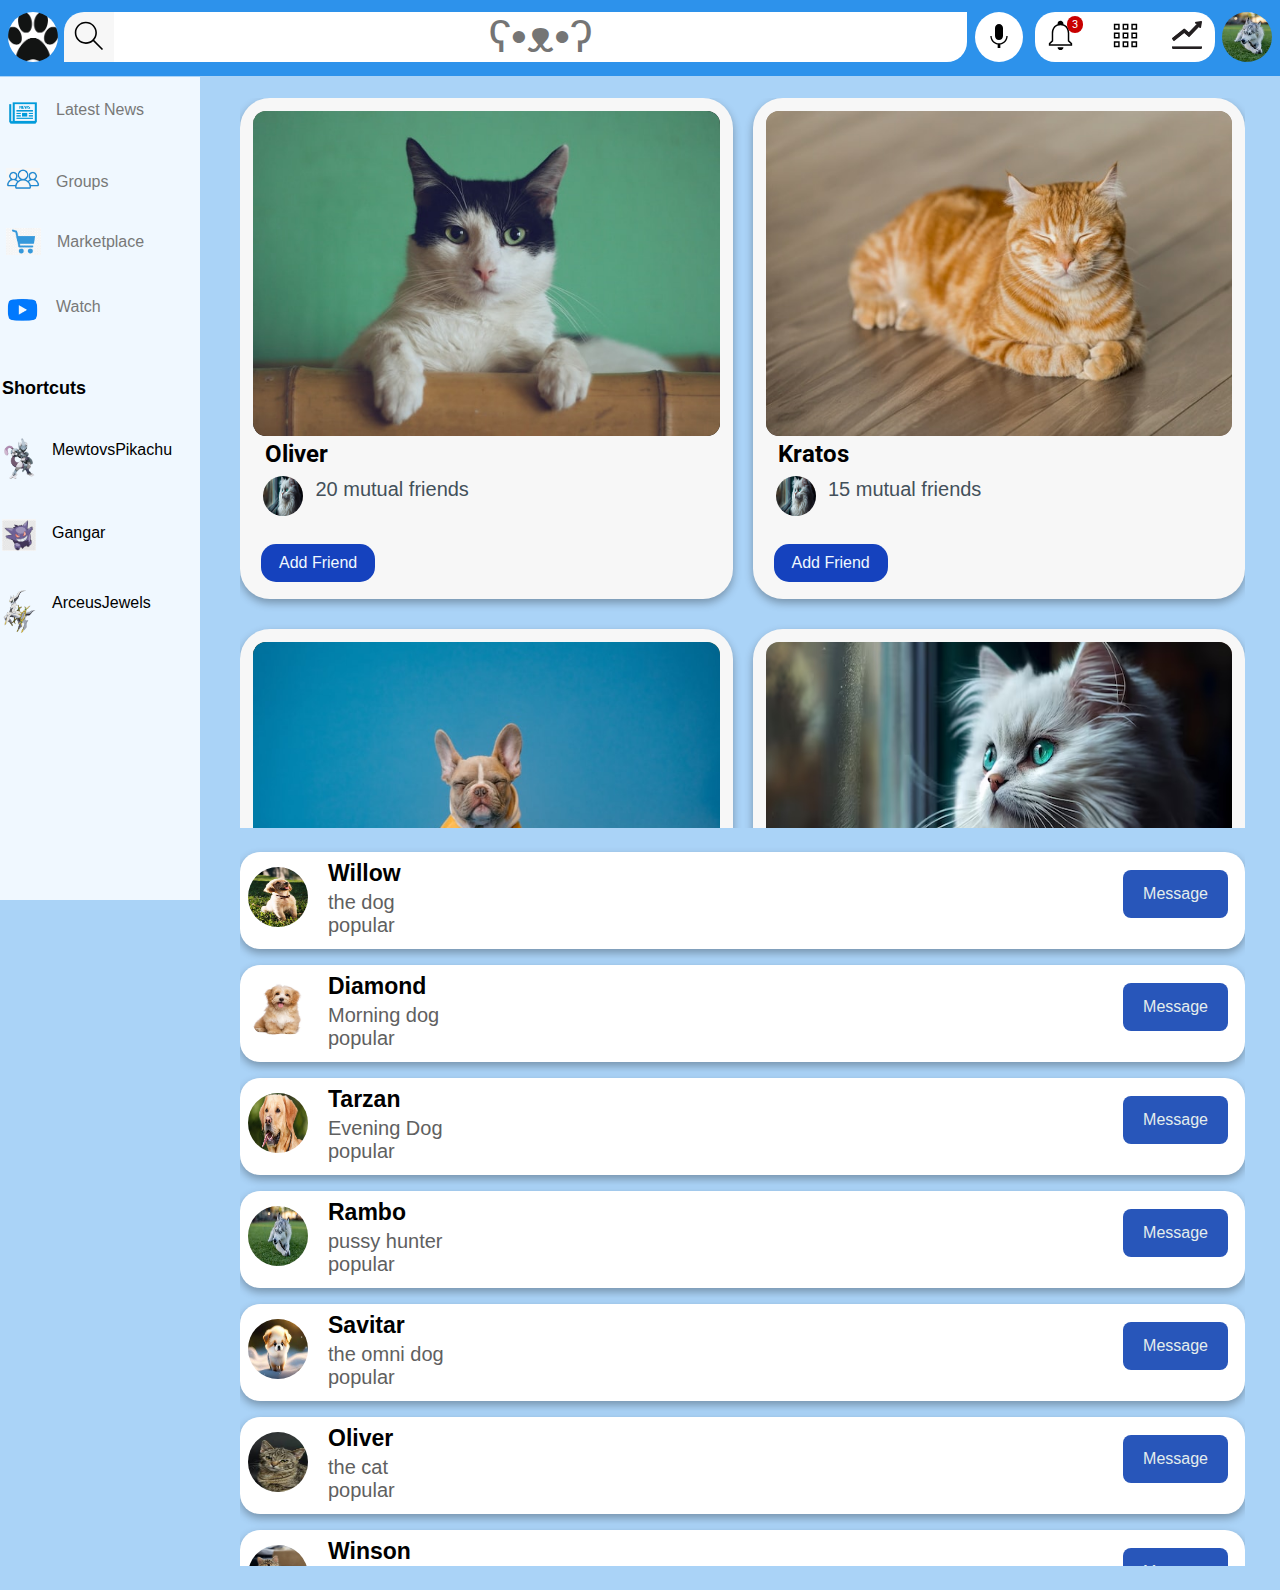
<file: index.html>
<!DOCTYPE html>
<html>
<head>
    <meta charset="UTF-8">
    <meta name="viewport" content="width=device-width, initial-scale=1.0">
    <meta name="description" content="A school project">
    <meta name="keywords" content="keyword1, keyword2, keyword3">
    <title>Olivia</title>
    <link rel="preconnect" href="https://fonts.googleapis.com">
    <link rel="preconnect" href="https://fonts.gstatic.com" crossorigin>
    <link href="https://fonts.googleapis.com/css2?family=Roboto:wght@400;500;700&display=swap" rel="stylesheet">
    <link rel="icon" href="gettyimages-174555549_wide-879ec9126c5e11a8e428aed5939c88be297f15b7-s1400-c100.jpg" type="image/x-icon"/>
    <link rel="stylesheet" href="olivia.css">
</head>
<body class="bodyci">
    <div class="header">
        <div class="leftsection">
        </div>
        <div class="middlesection">
            <button class="searchbutton">
                <img src="search.svg" class="sebt">
            </button>
            <input placeholder="ʕ•ᴥ•ʔ" type="Message" class="search">
            <button class="mikebutton">
                <img src="voice-search-icon.svg" class="vbt">
            </button>
        </div>
        <div class="rightsection">
            <div class="noti">
                <img src="notifications (1).svg" >
                <div class="notinumber">3</div>
                <div class="container">
                    <div class="inbox-label">ALL NOTIFICATIONS</div>
                    <div class="email">
                      <div class="sender-picture-container">
                        <img class="sender-picture" src="cat.jpg">
                      </div>
                      <div class="email-content">
                        <div class="email-header">
                          <div class="sender-name">Fluffy</div>
                          <div class="send-time">4:58 PM</div>
                        </div>
                        <div class="subject">
                          Are You Free?
                        </div>
                        <div class="message">
                       writing to tell you about our...
                        </div>
                      </div>
                    </div>
                    <div class="email">
                        <div class="sender-picture-container">
                          <img class="sender-picture" src="dog.jpg">
                        </div>
                        <div class="email-content">
                          <div class="email-header">
                            <div class="sender-name">Duffy</div>
                            <div class="send-time">5:00 PM</div>
                          </div>
                          <div class="subject">
                           Mom's Birthday is coming
                          </div>
                          <div class="message">
                            Cheeky  our moms birthday...
                          </div>
                        </div>
                      </div>
                      <div class="email">
                        <div class="sender-picture-container">
                          <img class="sender-picture" src="cat2.jpg">
                        </div>
                        <div class="email-content">
                          <div class="email-header">
                            <div class="sender-name">Cluffy</div>
                            <div class="send-time">8:00 PM</div>
                          </div>
                          <div class="subject">
                           Baby When Are You Coming?
                          </div>
                          <div class="message">
                            when you come can you bring....
                          </div>
                        </div>
                      </div>
                </div>
            </div>
            <div class="reels">
                <img src="youtube-apps.svg">
                <div class="appsa">
                <div class="appsa-header">
                    APPS
                </div>
                <div>
                <img src="Screenshot_2024-02-15_025828-removebg-preview.png" class="imageta">
                <img src="Screenshot_2024-02-15_025828-removebg-preview (1).png" class="imagetal">
                </div>
                </div>
            </div>
            <div class="trend">
                <img src="trend-icon-sign-symbol-design-free-png.webp" class="trending">
                <div class="trending-section">
                    <div class="trendingheader">
                        TRENDS
                    </div>
                    <div class="trendingbody">
                        <div class="trendingtweet">
                            <div class="numt">
                                1&#183;Trending
                            </div>
                            <div class="hastag">
                                #petsrights
                            </div>
                            <div class="nump">
                                101k posts
                            </div>
                        </div>
                        <div class="trendingtweet">
                            <div class="numt">
                                2&#183;Trending
                            </div>
                            <div class="hastag">
                                #pedigree
                            </div>
                            <div class="nump">
                                91k posts
                            </div>
                        </div>
                        <div class="trendingtweet">
                            <div class="numt">
                                3&#183;Trending
                            </div>
                            <div class="hastag">
                                #catvsdog
                            </div>
                            <div class="nump">
                                30k posts
                            </div>
                        </div>
                    </div>
                </div>
            </div>
        </div>
        <div class="last">
        </div>
    </div>
    <div class="sidebar">
        <div class="sidebarubody">
            <div class="sidebarup">
                <div class="imageos">
                    <img src="image-removebg-preview (14).png" class="newspaper">
                </div>
                <div class="bodyos">
                   Latest News
                </div>
            </div>
            <div class="sidebarup">
                <div class="imageos">
                    <img src="390-3900455_transparent-team-icon-png-blue-team-icon-png.png" class="newspaper">
                </div>
                <div class="bodyos">
                  Groups
                </div>
            </div>
            <div class="sidebarup">
                <div class="imageos">
                    <img src="9df8295ca34a15eeeaebc40f9ac0f67b.png" class="cart">  
                </div>
                <div class="bodyos">
                   Marketplace
                </div>
            </div>
            <div class="sidebarup">
                <div class="imageos">
                    <img src="png-transparent-television-computer-icons-symbol-tv-miscellaneous-television-blue-thumbnail-removebg-preview.png" class="television">
                </div>
                <div class="bodyos">
                   Watch
                </div>
            </div>
        </div>
        <div class="sidebarlbody">
            <div class="sidebarlh">
                Shortcuts
            </div>
            <div class="sidebarlb">
                <div class="sidebarup">
                    <div class="imageos">
                        <img src="mewtwo-pokemon-character-mecha-pokemon-removebg-preview.png" class="television">
                    </div>
                    <div class="codyos">
                        MewtovsPikachu
                    </div>
                </div>
                <div class="sidebarup">
                    <div class="imageos">
                        <img src="cb87f16d5dcf7c0fcf8b6b8c9ccf8f14.jpg" class="television">
                    </div>
                    <div class="codyos">
                        Gangar
                    </div>
                </div>
                <div class="sidebarup">
                    <div class="imageos">
                        <img src="image-removebg-preview (15).png" class="television">    
                    </div>
                    <div class="codyos">
                        ArceusJewels
                    </div>
                </div>                
            </div>
        </div>
    </div>
    <div class="video-grid">
        <div class="peter">
                <div class="division1">
                    <div class="imageola">
                        <img src="cat.jpg" class="mars">
                    </div>
                    <div class="bodeola">
                        <div class="mini">
                            <p class="t1">Oliver</p>
                            <div class="thumb1">
                                <img src="cute-domestic-kitten-sits-window-staring-outside-generative-ai_188544-12519.avif"
                                     class="thumb">
                            </div>
                            <div class="bod">
                                <p class="t2">20 mutual friends</p>
                            </div>
                        </div>
                        <div class="button">
                            <button class="t3">Add Friend</button>
                        </div>
                    </div>
                </div>
                <div class="division1">
                    <div class="ima">
                    <img src="cat2.jpg" class="mars">
                    </div>
                    <div class="bodeola">
                        <div class="mini">
                            <p class="t1">Kratos</p>
                            <div class="thumb1">
                                <img src="cute-domestic-kitten-sits-window-staring-outside-generative-ai_188544-12519.avif"
                                     class="thumb">
                            </div>
                            <div class="bod">
                                <p class="t2">15 mutual friends</p>
                            </div>
                        </div>
                        <div class="button">
                            <button class="t3">Add Friend</button>
                        </div>
                    </div>
                </div>
                <div class="division1">
                    <div class="irawa">
                        <img src="dog.jpg" class="mars">
                    </div>
                    <div class="bodeola">
                        <div class="mini">
                            <p class="t1">Golden</p>
                            <div class="thumb1">
                                <img src="cute-domestic-kitten-sits-window-staring-outside-generative-ai_188544-12519.avif"
                                     class="thumb">
                            </div>
                            <div class="bod">
                                <p class="t2">18 mutual friends</p>
                            </div>
                        </div>
                        <div class="button">
                            <button class="t3">Add Friend</button>
                        </div>
                    </div>
                </div>
                <div class="division1">
                    <div class="itawa">
                    <img src="cute-domestic-kitten-sits-window-staring-outside-generative-ai_188544-12519.avif" class="mars">
                    </div>
                    <div class="bodeola">
                        <div class="mini">
                            <p class="t1">Rocky</p>
                            <div class="thumb1">
                                <img src="cute-domestic-kitten-sits-window-staring-outside-generative-ai_188544-12519.avif"
                                     class="thumb">
                            </div>
                            <div class="bod">
                                <p class="t2">10 mutual friends</p>
                            </div>
                        </div>
                        <div class="button">
                            <button class="t3">Add Friend</button>
                        </div>
                    </div>
                </div>
                <div class="division1">
                    <div class="image"> 
                        <img src="gettyimages-174555549_wide-879ec9126c5e11a8e428aed5939c88be297f15b7-s1400-c100.jpg" class="mars">
                    </div>
                    <div class="bodeola">
                        <div class="mini">
                            <p class="t1">Draken</p>
                            <div class="thumb1">
                                <img src="cute-domestic-kitten-sits-window-staring-outside-generative-ai_188544-12519.avif"
                                     class="thumb">
                            </div>
                            <div class="bod">
                                <p class="t2">12 mutual friends</p>
                            </div>
                        </div>
                        <div class="button">
                            <button class="t3">Add Friend</button>
                        </div>
                    </div>
                </div>
                <div class="division1">
                    <div class="itanaga">
                    <img src="close-up-portrait-beautiful-cat_23-2149214419.avif" class="mars">
                    </div>
                    <div class="bodeola">
                        <div class="mini">
                            <p class="t1">Quilt</p>
                            <div class="thumb1">
                                <img src="cute-domestic-kitten-sits-window-staring-outside-generative-ai_188544-12519.avif"
                                     class="thumb">
                            </div>
                            <div class="bod">
                                <p class="t2">2 mutual friends</p>
                            </div>
                        </div>
                        <div class="button">
                            <button class="t3">Add Friend</button>
                        </div>
                    </div>
                </div>
        </div>
        <div class="peterchan">
            <div class="part4">
                <div class="row">
                    <div class="profile">
                        <img src="shallow-focus-vertical-shot-cute-golden-retriever-puppy-sitting-grass-ground_181624-27259.avif"
                             class="profile-cat">
                    </div>
                    <div class="body">
                        <p class="t4">Willow</p>
                        <p class="t5">the dog</p>
                        <p class="t6">popular</p>
                    </div>
                    <div class="button2">
                        <button class="Message">Message</button>
                    </div>
                </div>
                <div class="row">
                    <div class="profile">
                        <img src="beautiful-happy-reddish-havanese-puppy-dog-sitting-frontal-looking-camera-isolated-white-background-46868560.webp"
                             class="profile-cat">
                    </div>
                    <div class="body">
                        <p class="t4">Diamond</p>
                        <p class="t5">Morning dog</p>
                        <p class="t6">popular</p>
                    </div>
                    <div class="button2">
                        <button class="Message">Message</button>
                    </div>
                </div>
                <div class="row">
                    <div class="profile">
                        <img src="international_dog_day_1692974397743_1692974414085.avif" class="profile-cat">
                    </div>
                    <div class="body">
                        <p class="t4">Tarzan</p>
                        <p class="t5">Evening Dog</p>
                        <p class="t6">popular</p>
                    </div>
                    <div class="button2">
                        <button class="Message">Message</button>
                    </div>
                </div>
                <div class="row">
                    <div class="profile">
                        <img src="images (1).jpg" class="profile-cat">
                    </div>
                    <div class="body">
                        <p class="t4">Rambo</p>
                        <p class="t5">pussy hunter</p>
                        <p class="t6">popular</p>
                    </div>
                    <div class="button2">
                        <button class="Message">Message</button>
                    </div>
                </div>
                <div class="row">
                    <div class="profile">
                        <img src="download2.jpg" class="profile-cat">
                    </div>
                    <div class="body">
                        <p class="t4">Savitar</p>
                        <p class="t5">the omni dog</p>
                        <p class="t6">popular</p>
                    </div>
                    <div class="button2">
                        <button class="Message">Message</button>
                    </div>
                </div>
                <div class="row">
                    <div class="profile">
                        <img src="images.jpg" class="profile-cat">
                    </div>
                    <div class="body">
                        <p class="t4">Oliver</p>
                        <p class="t5">the cat</p>
                        <p class="t6">popular</p>
                    </div>
                    <div class="button2">
                        <button class="Message">Message</button>
                    </div>
                </div>
                <div class="row">
                    <div class="profile">
                        <img src="photo-1574144611937-0df059b5ef3e.avif" class="profile-cat">
                    </div>
                    <div class="body">
                        <p class="t4">Winson</p>
                        <p class="t5">Morning cat</p>
                        <p class="t6">popular</p>
                    </div>
                    <div class="button2">
                        <button class="Message">Message</button>
                    </div>
                </div>
                <div class="row">
                    <div class="profile">
                        <img src="close-up-portrait-beautiful-cat_23-2149214419.avif" class="profile-cat">
                    </div>
                    <div class="body">
                        <p class="t4">Quill</p>
                        <p class="t5">Evening cat</p>
                        <p class="t6">popular</p>
                    </div>
                    <div class="button2">
                        <button class="Message">Message</button>
                    </div>
                </div>
                <div class="row">
                    <div class="profile">
                        <img src="lock-325910.jpg" class="profile-cat">
                    </div>
                    <div class="body">
                        <p class="t4">Rodrique</p>
                        <p class="t5">cat pussy</p>
                        <p class="t6">popular</p>
                    </div>
                    <div class="button2">
                        <button class="Message">Message</button>
                    </div>
                </div>
                <div class="row">
                    <div class="profile">
                        <img src="asdaer.jpg" class="profile-cat">
                    </div>
                    <div class="body">
                        <p class="t4">Quinton</p>
                        <p class="t5">troop pussy</p>
                        <p class="t6">popular</p>
                    </div>
                    <div class="button2">
                        <button class="Message">Message</button>
                    </div>
                </div>
                <div class="row">
                    <div class="profile">
                        <img src="dog.jpg" class="profile-cat">
                    </div>
                    <div class="body">
                        <p class="t4">Daniel</p>
                        <p class="t5">Star Player</p>
                        <p class="t6">popular</p>
                    </div>
                    <div class="button2">
                        <button class="Message">Message</button>
                    </div>
                </div>
                <div class="row">
                    <div class="profile">
                        <img src="cat2.jpg" class="profile-cat">
                    </div>
                    <div class="body">
                        <p class="t4">Ariel</p>
                        <p class="t5">pussy</p>
                        <p class="t6">popular</p>
                    </div>
                    <div class="button2">
                        <button class="Message">Message</button>
                    </div>
                </div>
                <div class="row">
                    <div class="profile">
                        <img src="cat.jpg" class="profile-cat">
                    </div>
                    <div class="body">
                        <p class="t4">Wilder</p>
                        <p class="t5">Boby</p>
                        <p class="t6">popular</p>
                    </div>
                    <div class="button2">
                        <button class="Message">Message</button>
                    </div>
                </div>
            </div>
        </div>
    </div>
</body>
</html>
</file>
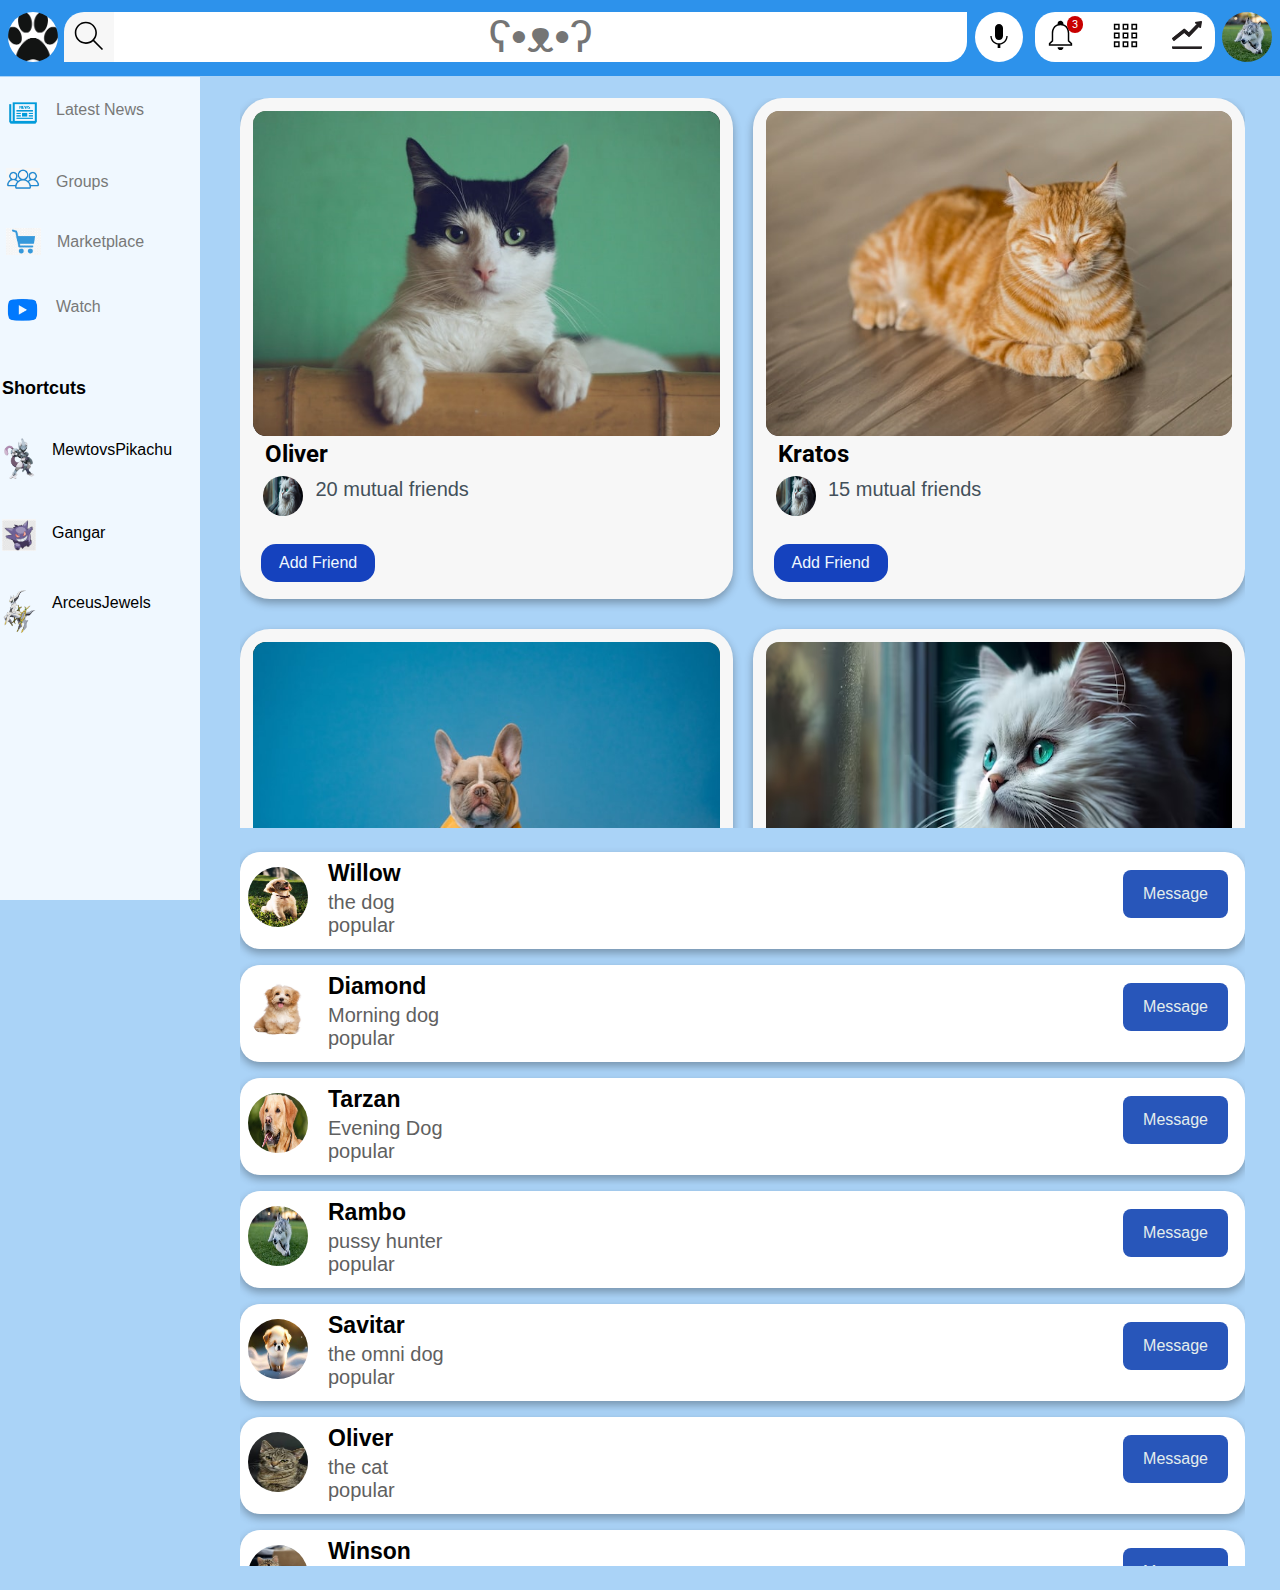
<file: olivia.html>
<!DOCTYPE html>
<html>
<head>
    <meta charset="UTF-8">
    <meta name="viewport" content="width=device-width, initial-scale=1.0">
    <meta name="description" content="Your website description goes here.">
    <meta name="keywords" content="keyword1, keyword2, keyword3">
    <title>Olivia</title>
    <link rel="preconnect" href="https://fonts.googleapis.com">
    <link rel="preconnect" href="https://fonts.gstatic.com" crossorigin>
    <link href="https://fonts.googleapis.com/css2?family=Roboto:wght@400;500;700&display=swap" rel="stylesheet">
    <link rel="icon" href="gettyimages-174555549_wide-879ec9126c5e11a8e428aed5939c88be297f15b7-s1400-c100.jpg" type="image/x-icon"/>
    <link rel="stylesheet" href="olivia.css">
</head>
<body class="bodyci">
    <div class="header">
        <div class="leftsection">
        </div>
        <div class="middlesection">
            <button class="searchbutton">
                <img src="search.svg" class="sebt">
            </button>
            <input placeholder="ʕ•ᴥ•ʔ" type="Message" class="search">
            <button class="mikebutton">
                <img src="voice-search-icon.svg" class="vbt">
            </button>
        </div>
        <div class="rightsection">
            <div class="noti">
                <img src="notifications (1).svg" >
                <div class="notinumber">3</div>
                <div class="container">
                    <div class="inbox-label">ALL NOTIFICATIONS</div>
                    <div class="email">
                      <div class="sender-picture-container">
                        <img class="sender-picture" src="cat.jpg">
                      </div>
                      <div class="email-content">
                        <div class="email-header">
                          <div class="sender-name">Fluffy</div>
                          <div class="send-time">4:58 PM</div>
                        </div>
                        <div class="subject">
                          Are You Free?
                        </div>
                        <div class="message">
                       writing to tell you about our...
                        </div>
                      </div>
                    </div>
                    <div class="email">
                        <div class="sender-picture-container">
                          <img class="sender-picture" src="dog.jpg">
                        </div>
                        <div class="email-content">
                          <div class="email-header">
                            <div class="sender-name">Duffy</div>
                            <div class="send-time">5:00 PM</div>
                          </div>
                          <div class="subject">
                           Mom's Birthday is coming
                          </div>
                          <div class="message">
                            Cheeky  our moms birthday...
                          </div>
                        </div>
                      </div>
                      <div class="email">
                        <div class="sender-picture-container">
                          <img class="sender-picture" src="cat2.jpg">
                        </div>
                        <div class="email-content">
                          <div class="email-header">
                            <div class="sender-name">Cluffy</div>
                            <div class="send-time">8:00 PM</div>
                          </div>
                          <div class="subject">
                           Baby When Are You Coming?
                          </div>
                          <div class="message">
                            when you come can you bring....
                          </div>
                        </div>
                      </div>
                </div>
            </div>
            <div class="reels">
                <img src="youtube-apps.svg">
                <div class="appsa">
                <div class="appsa-header">
                    APPS
                </div>
                <div>
                <img src="Screenshot_2024-02-15_025828-removebg-preview.png" class="imageta">
                <img src="Screenshot_2024-02-15_025828-removebg-preview (1).png" class="imagetal">
                </div>
                </div>
            </div>
            <div class="trend">
                <img src="trend-icon-sign-symbol-design-free-png.webp" class="trending">
                <div class="trending-section">
                    <div class="trendingheader">
                        TRENDS
                    </div>
                    <div class="trendingbody">
                        <div class="trendingtweet">
                            <div class="numt">
                                1&#183;Trending
                            </div>
                            <div class="hastag">
                                #petsrights
                            </div>
                            <div class="nump">
                                101k posts
                            </div>
                        </div>
                        <div class="trendingtweet">
                            <div class="numt">
                                2&#183;Trending
                            </div>
                            <div class="hastag">
                                #pedigree
                            </div>
                            <div class="nump">
                                91k posts
                            </div>
                        </div>
                        <div class="trendingtweet">
                            <div class="numt">
                                3&#183;Trending
                            </div>
                            <div class="hastag">
                                #catvsdog
                            </div>
                            <div class="nump">
                                30k posts
                            </div>
                        </div>
                    </div>
                </div>
            </div>
        </div>
        <div class="last">
        </div>
    </div>
    <div class="sidebar">
        <div class="sidebarubody">
            <div class="sidebarup">
                <div class="imageos">
                    <img src="image-removebg-preview (14).png" class="newspaper">
                </div>
                <div class="bodyos">
                   Latest News
                </div>
            </div>
            <div class="sidebarup">
                <div class="imageos">
                    <img src="390-3900455_transparent-team-icon-png-blue-team-icon-png.png" class="newspaper">
                </div>
                <div class="bodyos">
                  Groups
                </div>
            </div>
            <div class="sidebarup">
                <div class="imageos">
                    <img src="9df8295ca34a15eeeaebc40f9ac0f67b.png" class="cart">  
                </div>
                <div class="bodyos">
                   Marketplace
                </div>
            </div>
            <div class="sidebarup">
                <div class="imageos">
                    <img src="png-transparent-television-computer-icons-symbol-tv-miscellaneous-television-blue-thumbnail-removebg-preview.png" class="television">
                </div>
                <div class="bodyos">
                   Watch
                </div>
            </div>
        </div>
        <div class="sidebarlbody">
            <div class="sidebarlh">
                Shortcuts
            </div>
            <div class="sidebarlb">
                <div class="sidebarup">
                    <div class="imageos">
                        <img src="mewtwo-pokemon-character-mecha-pokemon-removebg-preview.png" class="television">
                    </div>
                    <div class="codyos">
                        MewtovsPikachu
                    </div>
                </div>
                <div class="sidebarup">
                    <div class="imageos">
                        <img src="cb87f16d5dcf7c0fcf8b6b8c9ccf8f14.jpg" class="television">
                    </div>
                    <div class="codyos">
                        Gangar
                    </div>
                </div>
                <div class="sidebarup">
                    <div class="imageos">
                        <img src="image-removebg-preview (15).png" class="television">    
                    </div>
                    <div class="codyos">
                        ArceusJewels
                    </div>
                </div>                
            </div>
        </div>
    </div>
    <div class="video-grid">
        <div class="peter">
                <div class="division1">
                    <div class="imageola">
                        <img src="cat.jpg" class="mars">
                    </div>
                    <div class="bodeola">
                        <div class="mini">
                            <p class="t1">Oliver</p>
                            <div class="thumb1">
                                <img src="cute-domestic-kitten-sits-window-staring-outside-generative-ai_188544-12519.avif"
                                     class="thumb">
                            </div>
                            <div class="bod">
                                <p class="t2">20 mutual friends</p>
                            </div>
                        </div>
                        <div class="button">
                            <button class="t3">Add Friend</button>
                        </div>
                    </div>
                </div>
                <div class="division1">
                    <div class="ima">
                    <img src="cat2.jpg" class="mars">
                    </div>
                    <div class="bodeola">
                        <div class="mini">
                            <p class="t1">Kratos</p>
                            <div class="thumb1">
                                <img src="cute-domestic-kitten-sits-window-staring-outside-generative-ai_188544-12519.avif"
                                     class="thumb">
                            </div>
                            <div class="bod">
                                <p class="t2">15 mutual friends</p>
                            </div>
                        </div>
                        <div class="button">
                            <button class="t3">Add Friend</button>
                        </div>
                    </div>
                </div>
                <div class="division1">
                    <div class="irawa">
                        <img src="dog.jpg" class="mars">
                    </div>
                    <div class="bodeola">
                        <div class="mini">
                            <p class="t1">Golden</p>
                            <div class="thumb1">
                                <img src="cute-domestic-kitten-sits-window-staring-outside-generative-ai_188544-12519.avif"
                                     class="thumb">
                            </div>
                            <div class="bod">
                                <p class="t2">18 mutual friends</p>
                            </div>
                        </div>
                        <div class="button">
                            <button class="t3">Add Friend</button>
                        </div>
                    </div>
                </div>
                <div class="division1">
                    <div class="itawa">
                    <img src="cute-domestic-kitten-sits-window-staring-outside-generative-ai_188544-12519.avif" class="mars">
                    </div>
                    <div class="bodeola">
                        <div class="mini">
                            <p class="t1">Rocky</p>
                            <div class="thumb1">
                                <img src="cute-domestic-kitten-sits-window-staring-outside-generative-ai_188544-12519.avif"
                                     class="thumb">
                            </div>
                            <div class="bod">
                                <p class="t2">10 mutual friends</p>
                            </div>
                        </div>
                        <div class="button">
                            <button class="t3">Add Friend</button>
                        </div>
                    </div>
                </div>
                <div class="division1">
                    <div class="image"> 
                        <img src="gettyimages-174555549_wide-879ec9126c5e11a8e428aed5939c88be297f15b7-s1400-c100.jpg" class="mars">
                    </div>
                    <div class="bodeola">
                        <div class="mini">
                            <p class="t1">Draken</p>
                            <div class="thumb1">
                                <img src="cute-domestic-kitten-sits-window-staring-outside-generative-ai_188544-12519.avif"
                                     class="thumb">
                            </div>
                            <div class="bod">
                                <p class="t2">12 mutual friends</p>
                            </div>
                        </div>
                        <div class="button">
                            <button class="t3">Add Friend</button>
                        </div>
                    </div>
                </div>
                <div class="division1">
                    <div class="itanaga">
                    <img src="close-up-portrait-beautiful-cat_23-2149214419.avif" class="mars">
                    </div>
                    <div class="bodeola">
                        <div class="mini">
                            <p class="t1">Quilt</p>
                            <div class="thumb1">
                                <img src="cute-domestic-kitten-sits-window-staring-outside-generative-ai_188544-12519.avif"
                                     class="thumb">
                            </div>
                            <div class="bod">
                                <p class="t2">2 mutual friends</p>
                            </div>
                        </div>
                        <div class="button">
                            <button class="t3">Add Friend</button>
                        </div>
                    </div>
                </div>
        </div>
        <div class="peterchan">
            <div class="part4">
                <div class="row">
                    <div class="profile">
                        <img src="shallow-focus-vertical-shot-cute-golden-retriever-puppy-sitting-grass-ground_181624-27259.avif"
                             class="profile-cat">
                    </div>
                    <div class="body">
                        <p class="t4">Willow</p>
                        <p class="t5">the dog</p>
                        <p class="t6">popular</p>
                    </div>
                    <div class="button2">
                        <button class="Message">Message</button>
                    </div>
                </div>
                <div class="row">
                    <div class="profile">
                        <img src="beautiful-happy-reddish-havanese-puppy-dog-sitting-frontal-looking-camera-isolated-white-background-46868560.webp"
                             class="profile-cat">
                    </div>
                    <div class="body">
                        <p class="t4">Diamond</p>
                        <p class="t5">Morning dog</p>
                        <p class="t6">popular</p>
                    </div>
                    <div class="button2">
                        <button class="Message">Message</button>
                    </div>
                </div>
                <div class="row">
                    <div class="profile">
                        <img src="international_dog_day_1692974397743_1692974414085.avif" class="profile-cat">
                    </div>
                    <div class="body">
                        <p class="t4">Tarzan</p>
                        <p class="t5">Evening Dog</p>
                        <p class="t6">popular</p>
                    </div>
                    <div class="button2">
                        <button class="Message">Message</button>
                    </div>
                </div>
                <div class="row">
                    <div class="profile">
                        <img src="images (1).jpg" class="profile-cat">
                    </div>
                    <div class="body">
                        <p class="t4">Rambo</p>
                        <p class="t5">pussy hunter</p>
                        <p class="t6">popular</p>
                    </div>
                    <div class="button2">
                        <button class="Message">Message</button>
                    </div>
                </div>
                <div class="row">
                    <div class="profile">
                        <img src="download2.jpg" class="profile-cat">
                    </div>
                    <div class="body">
                        <p class="t4">Savitar</p>
                        <p class="t5">the omni dog</p>
                        <p class="t6">popular</p>
                    </div>
                    <div class="button2">
                        <button class="Message">Message</button>
                    </div>
                </div>
                <div class="row">
                    <div class="profile">
                        <img src="images.jpg" class="profile-cat">
                    </div>
                    <div class="body">
                        <p class="t4">Oliver</p>
                        <p class="t5">the cat</p>
                        <p class="t6">popular</p>
                    </div>
                    <div class="button2">
                        <button class="Message">Message</button>
                    </div>
                </div>
                <div class="row">
                    <div class="profile">
                        <img src="photo-1574144611937-0df059b5ef3e.avif" class="profile-cat">
                    </div>
                    <div class="body">
                        <p class="t4">Winson</p>
                        <p class="t5">Morning cat</p>
                        <p class="t6">popular</p>
                    </div>
                    <div class="button2">
                        <button class="Message">Message</button>
                    </div>
                </div>
                <div class="row">
                    <div class="profile">
                        <img src="close-up-portrait-beautiful-cat_23-2149214419.avif" class="profile-cat">
                    </div>
                    <div class="body">
                        <p class="t4">Quill</p>
                        <p class="t5">Evening cat</p>
                        <p class="t6">popular</p>
                    </div>
                    <div class="button2">
                        <button class="Message">Message</button>
                    </div>
                </div>
                <div class="row">
                    <div class="profile">
                        <img src="lock-325910.jpg" class="profile-cat">
                    </div>
                    <div class="body">
                        <p class="t4">Rodrique</p>
                        <p class="t5">cat pussy</p>
                        <p class="t6">popular</p>
                    </div>
                    <div class="button2">
                        <button class="Message">Message</button>
                    </div>
                </div>
                <div class="row">
                    <div class="profile">
                        <img src="asdaer.jpg" class="profile-cat">
                    </div>
                    <div class="body">
                        <p class="t4">Quinton</p>
                        <p class="t5">troop pussy</p>
                        <p class="t6">popular</p>
                    </div>
                    <div class="button2">
                        <button class="Message">Message</button>
                    </div>
                </div>
                <div class="row">
                    <div class="profile">
                        <img src="dog.jpg" class="profile-cat">
                    </div>
                    <div class="body">
                        <p class="t4">Daniel</p>
                        <p class="t5">Star Player</p>
                        <p class="t6">popular</p>
                    </div>
                    <div class="button2">
                        <button class="Message">Message</button>
                    </div>
                </div>
                <div class="row">
                    <div class="profile">
                        <img src="cat2.jpg" class="profile-cat">
                    </div>
                    <div class="body">
                        <p class="t4">Ariel</p>
                        <p class="t5">pussy</p>
                        <p class="t6">popular</p>
                    </div>
                    <div class="button2">
                        <button class="Message">Message</button>
                    </div>
                </div>
                <div class="row">
                    <div class="profile">
                        <img src="cat.jpg" class="profile-cat">
                    </div>
                    <div class="body">
                        <p class="t4">Wilder</p>
                        <p class="t5">Boby</p>
                        <p class="t6">popular</p>
                    </div>
                    <div class="button2">
                        <button class="Message">Message</button>
                    </div>
                </div>
            </div>
        </div>
    </div>
</body>
</html>
</file>
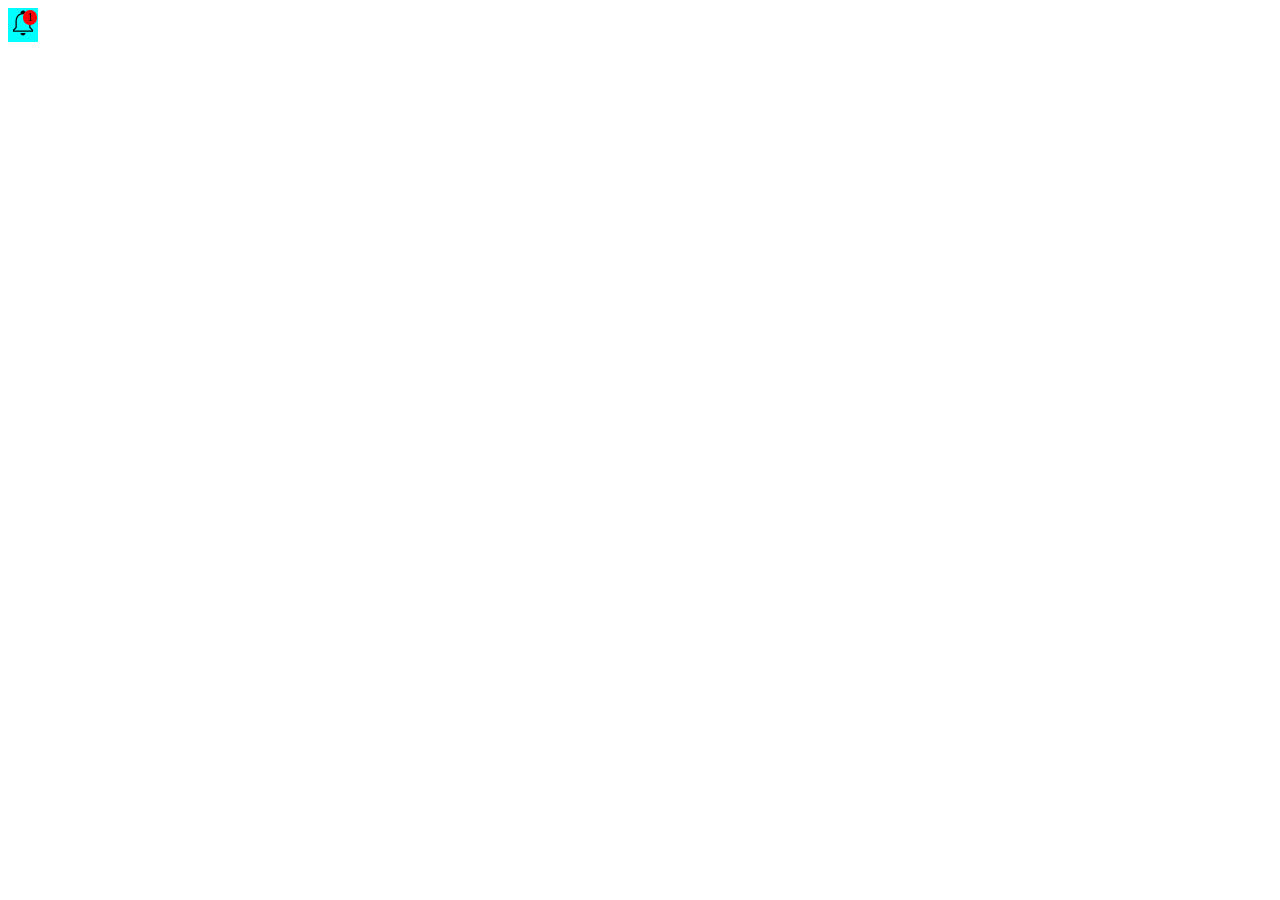
<file: x.html>
<!DOCTYPE html>
<html>
    <head>
        <title>x animation</title>
        <style>
            .bellicon{
                position: relative;
                width:30px;
                background-color:aqua;
            }
            .notinumber{
                position: absolute;
                background-color: red;
                border-radius:8px;
                padding:0px 4px 0px 4px;
                top:2px;
                right:1px;
                font-size: 12px;
            }
            .notipanel{
                position: absolute;
                border-color: black;
                border-style: dashed;
                padding:4px 8px 4px 8px;
                opacity: 0;
                pointer-events:none;
            }
            .header{
                font-size: larger;
                padding:4px 4px 4px 4px;
            }
            .n1{
                display:flex;
            }
            .p1{
                width:50px;
                border-radius:8px;
            }
            .profile{
                justify-content:center;
                align-items: center;
                border-color: black;
                border-style: dotted;
                padding:2px 2px 2px 2px;
            }
            .body1{
                display: flex;
                flex-direction: column;
            }
            .pa1{
                white-space:nowrap;
                font-size: large;
            }
            .pa2{
                white-space:nowrap;
                font-size:small;
            }
            .bellicon:hover .notipanel{
                opacity:1;
            }
            .bellicon:hover .notinumber{
                opacity:0;
            }
        </style>
    </head>
    <body>
        <div class="bellicon">
                <img src="notifications (1).svg" class="noti">
            <div class="notinumber">
                1
            </div>
            <div class="notipanel">
                <div class="header">
                    All Notifications
                </div>
                <div class="body">
                    <div class="n1">
                        <div class="profile">
                            <img class="p1" src="cat.jpg">
                        </div>
                        <div class="body1">
                            <div class="pa1">
                                Where Are You
                            </div>
                            <div class="pa2">
                                I am waiting for you
                            </div>
                        </div>
                    </div>
                </div>
            </div>
        </div>
    </body>
</html>
</file>
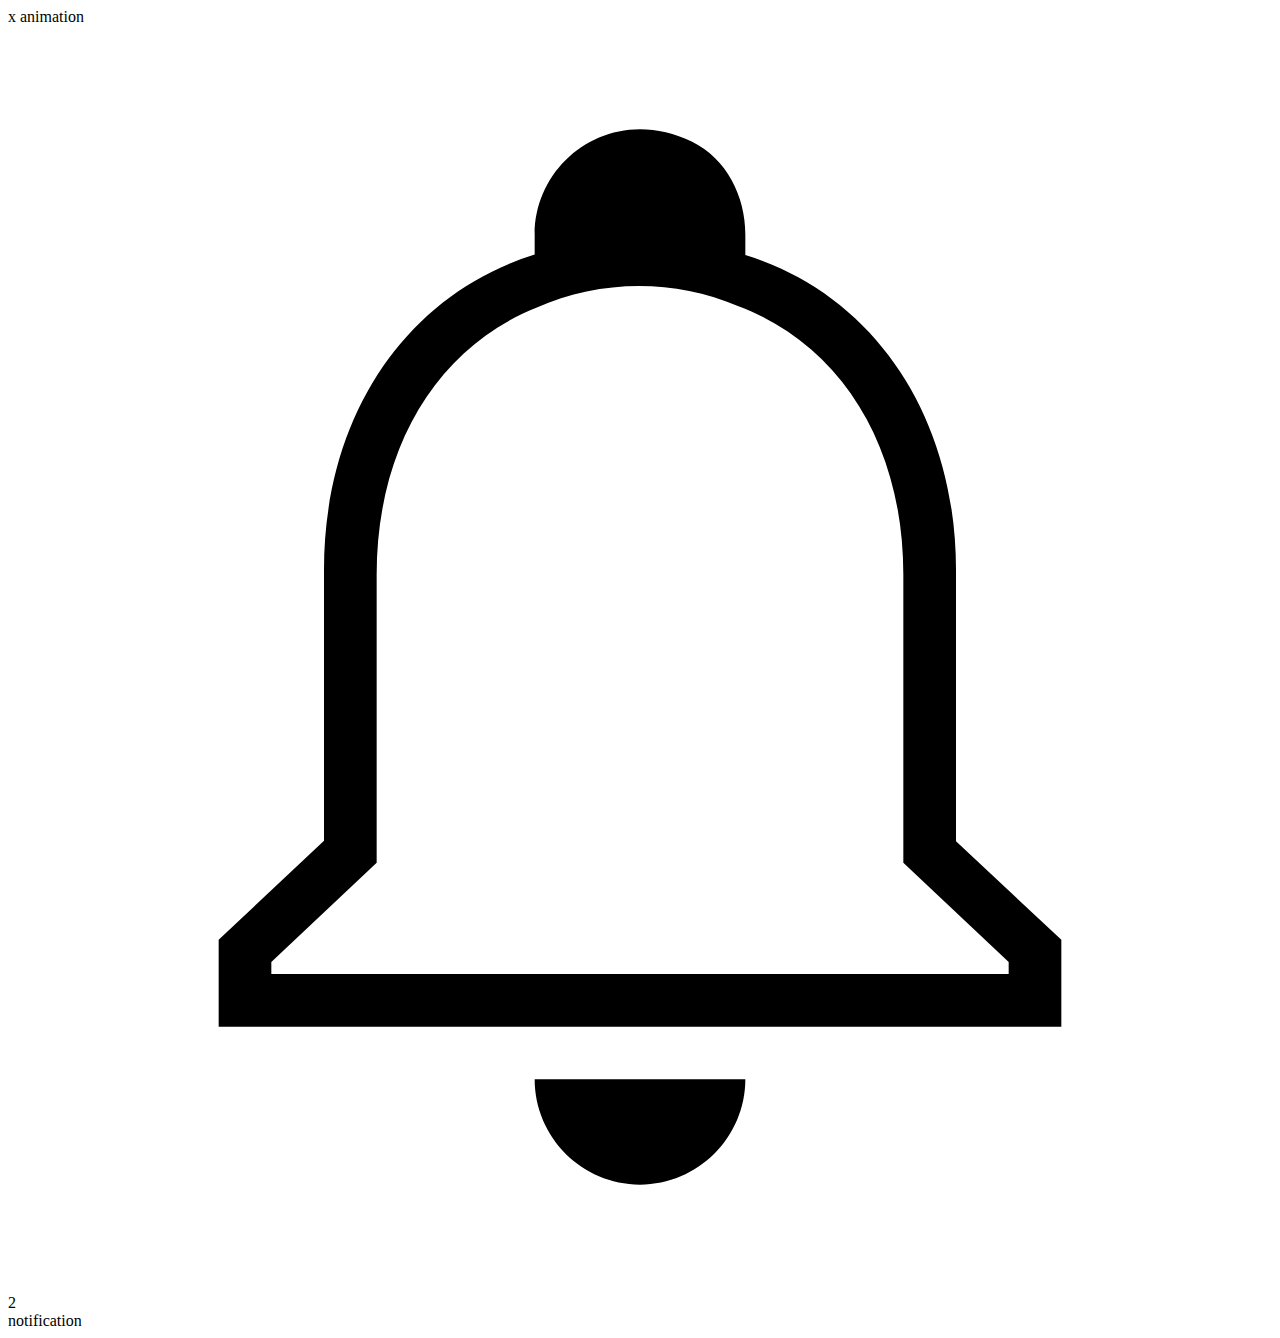
<file: x2.html>
<!DOCTYPE html>
<html>
    <head>x animation</head>
    <body>
        <div class="bellicon">
            <img src="notifications (1).svg" class="bell">
            <div class="number">
                2
            </div>
            <div class="box">
                notification
            </div>
        </div>
    </body>
</html>
</file>
<file: olivia.css>
.t1 {
    font-weight: bold;
    margin-bottom: 8px;
    margin-top: 4px;
    font-size: 24px;
    font-family: Roboto;
    margin-left: 8px;
}
.t2 {
    color: rgb(67, 80, 90);
    margin-bottom: 12px;
    margin-top: 2px;
    margin-left: 8px;
    font-size: 20px;
}

.t3 {
    background-color: rgb(21, 66, 190);
    color: aliceblue;
    border: none;
    margin-bottom: 18px;
    margin-top: 8px;
    padding-top: 10px;
    padding-bottom: 10px;
    padding-left: 18px;
    padding-right: 18px;
    border-radius: 15px;
    cursor: pointer;
    margin-left: 8px;
    font-size: 16px;
}

.t3:hover {
    box-shadow: 0px 4px 8px rgba(0, 0, 0, 0.4);
    opacity:0.8;
    color: rgb(246, 241, 241);
}

.t3:active {
    box-shadow: none;
}
.division1 {
    display: grid;
    grid-template-rows: 1fr 120px ;
    border-radius: 30px;
    background-color:rgb(247, 247, 247);
    padding-top:13px;
    padding-left:13px;
    padding-right:13px;
    padding-bottom: 43px;
    box-shadow: 0px 4px 8px rgba(0,0,0,0.3);
    min-width: 296px;
    cursor:pointer;
}
.division1:hover{
    box-shadow: 
    0px 4px 8px rgba(0, 0, 0, 0.3),
    inset 0px -4px 8px rgba(0, 0, 0, 0.3),
    4px 0px 8px rgba(0, 0, 0, 0.3),
    inset -4px 0px 8px rgba(0, 0, 0, 0.3);
}
.division1:active{
    box-shadow: none;;
}
.profile-cat {
    width: 60px;
    height: 60px;
    border-radius: 50%;
    image-orientation:initial;
}

.t4 {
    margin-top: 0px;
    margin-bottom: 4px;
    font-weight: bold;
    font-size: 23px;
}

.t5 {
    margin-top: 0px;
    margin-bottom: 0px;
    color: rgb(96, 96, 96);
    font-size: 20px;
}

.t6 {
    margin-top: 0px;
    margin-bottom: 0px;
    color: rgb(96, 96, 96);
    font-size: 20px;
}

.row {
    margin-top: 16px;
    background-color:rgb(255, 255, 255);
    padding-bottom: 12px;
    padding-top: 8px;
    padding-left: 8px;
    border-radius: 20px;
    padding-right: 12px;
    display: grid;
    grid-template-columns: 80px 7fr 1fr;
    box-shadow: 0px 4px 8px rgba(0,0,0,0.3);
    cursor: pointer;
}
.row:hover{
    box-shadow: 4px 4px 8px rgba(0, 0, 0, 0.3),inset -4px -4px 8px rgba(0, 0, 0, 0.5);
}
.row:active{
    box-shadow: none;
}
.profile {
    justify-content: center;
    align-content: center;
}
.button {
    display: inline-block;
    vertical-align: top;
    margin-top: 16px;
}

.Message {
    padding-left: 20px;
    padding-right: 20px;
    padding-top: 15px;
    padding-bottom:15px;
    background-color: rgb(40, 86, 186);
    color: rgb(228, 237, 237);
    border: none;
    border-radius: 8px;
    cursor: pointer;
    font-size: 16px;
}

.Message:hover {
    box-shadow: 0px 4px 8px rgba(0, 0, 0, 0.5);
    opacity:0.8;
    color: rgb(249, 243, 243);
}

.Message:active {
    box-shadow: none;
}

.mini {
    flex:1;
    padding-right: 8px;
    padding-left: 4px;
}
.button{
    flex:1;
}
.button2{
    padding: 5px;
}

.thumb {
    height: 40px;
    width: 40px;
    border-radius: 50%;
    cursor: pointer;
}

.thumb1 {
    margin-left: 6px;
    display: inline-block;
    vertical-align: top;
    margin-right: 0px;
}
.imageola {
background-image: url("cute-domestic-kitten-sits-window-staring-outside-generative-ai_188544-12519.avif");
background-size: cover;
background-position: center;
border-radius:13px;
min-height: 190px;
}
.mars{
    width:100%;
    height:100%;
    border-radius:13px;
}
.image{
    background-image: url("images\ \(1\).jpg");
background-size: cover;
background-position: center; 
border-radius:13px;
min-height: 190px;
}
.ima{
    background-image: url("close-up-portrait-beautiful-cat_23-2149214419.avif");
background-size: cover;
background-position: center; 
border-radius:13px;
min-height: 190px;
}
.itawa{
    background-image: url("gettyimages-174555549_wide-879ec9126c5e11a8e428aed5939c88be297f15b7-s1400-c100.jpg");
background-size: cover;
background-position: center; 
border-radius:13px;
min-height: 190px;
}
.itanaga{
    background-image: url("download2.jpg");
background-size:cover;
background-position: center; 
border-radius:13px;
min-height: 190px;
}
.irawa{
    background-image: url("international_dog_day_1692974397743_1692974414085.avif");
background-size: cover;
background-position: center; 
border-radius:13px;
min-height: 190px;
}

.bod {
    display: inline-block;
    vertical-align: top;
    margin-left: 0px;
}

.video-grid {
    display: grid;
    grid-template-columns: 2.5fr 1fr;
    column-gap: 35px;
    padding-top: 12px;
    padding-bottom: 8px;
    padding-left: 8px;
    padding-right: 8px;
    margin-top: 70px;
    margin-left:220px;
    margin-right: 15px;
}
@media(max-width:1400px)
{
    .video-grid{
        grid-template-columns: 1fr;
        overflow: none;
    }
}
@media(max-width:950px){
    .video-grid{
        margin-left:60px;
        overflow: none;
    }
}
.part1{
    display: grid;
    grid-template-columns: 1fr 1fr 1fr;
    column-gap: 25px;
    padding-left: 8px;
}
.part3 {
    display: grid;
    grid-template-columns: 1fr 1fr 1fr;
    column-gap: 10px;
    padding-right: 8px;
}
.peter{
    display: grid;
    grid-template-columns: 1fr 1fr;
    row-gap:30px;
    column-gap: 20px;
    height:730px;
    overflow: scroll;
    overflow-x: hidden;
    margin-bottom: 8px;
}
.peter::-webkit-scrollbar {
    width: 10px; /* adjust as needed */
    background-color: transparent;
}
@media(max-width:760px){
    .peter{
    display:grid;
    grid-template-columns:1fr;
    overflow: none;
    }
}
.peterchan{
    display: grid;
    grid-template-columns: 1fr ;
    overflow: scroll;
    overflow-x: hidden;
    height: 730px;
    margin-bottom: 8px;
}
.peterchan::-webkit-scrollbar {
    width: 10px; /* adjust as needed */
    background-color: transparent;
}
.bodeola{
    display: flex;
    flex-direction: column;
}
.button2{
    padding-top: 10px;
    margin:0;
}
.header{
    display:flex;
    flex-direction: row;
    padding-bottom:14px;
    padding-top:12px;
    padding-left: 8px;
    padding-right:8px;
    justify-content: space-between;
    margin-bottom: 8px;
    position: fixed;
    top:0;
    left:0px;
    right:0px;
    background-color:rgb(45, 146, 235);
    height:50px;
}
.middlesection{
    flex:1;
    max-width: 1100px;
    margin-right: 12px;
    display: flex;
}
.search{
    flex:1;
    width:0px;
    border-bottom-right-radius: 20px;
    text-align:center;
    cursor: pointer;
    font-size:45px;
    border-left: none;
    border:none;
    font-family: 'Lucida Sans', 'Lucida Sans Regular', 'Lucida Grande', 'Lucida Sans Unicode', Geneva, Verdana, sans-serif;
}
.searchbutton{
    width:50px;
    border-top-left-radius:20px;
    background-color: rgb(247, 247, 247);
    margin-left: -1px;
    border-right: none;
    border:none;
}
.mikebutton{
    width:48px;
    border-radius: 50%;
    margin-left: 8px;
    padding-right: 8px;
    padding-left: 8px;
    border:none;
    background-color: white;
}
.rightsection{
    width:180px;
    display: flex;
    justify-content: space-between;
    align-items: center;
    background-color: white;
    border-radius: 20px;
    cursor: pointer;

}
.noti,.reels,.trend{
    padding:8px;
    width:35px;
}
.noti{
    position: relative;
    justify-content: center;
    align-items: center;
}
.reels{
    position: relative;
    justify-content: center;
    align-items: center;
}
.trend{
    position: relative;
    justify-content: center;
    align-items: center;
}
.trending{
    width:30px;
}
.leftsection{
width:50px;
background-image:url("download.png");
background-size: cover;
background-position: center;
margin-right: 7px; 
border-radius: 50%;
cursor: pointer;
}

.last{
width:50px;
background-image:url("images\ \(1\).jpg");
background-size: cover;
background-position: center;
margin-left: 7px; 
border-radius: 50%;
cursor: pointer;
}
.bodyci{
    background-color:rgb(170, 211, 247);
    padding-top: 8px;
    padding-left: 4px;
    padding-right: 4px;
    left:0px;
    right:0px;
}
div {
font-family: Arial;
}

.container {
background-color: rgb(255, 255, 255);
position:absolute;
padding-top: 10px;
padding-bottom: 10px;
padding-left: 15px;
padding-right: 15px;
box-shadow: 0 0 5px rgba(0, 0, 0, 0.5);
border-radius: 4px;
left:0px;
right:0px;
width:230px;
top:60px;
opacity:0;
pointer-events: none;
transition: 0.7s;
}
.noti:hover .container{
    opacity:1;
}
.noti:hover .notinumber{
    opacity:0;
}

.inbox-label {
font-size: 14px;
color: rgb(120, 120, 120);
margin-bottom: 20px;
}

.email {
display: flex;
flex-direction: row;
align-items: center;
margin-bottom: 22px;
}

.sender-picture-container {
margin-right: 10px;
}

.sender-picture {
width: 50px;
height: 50px;
object-fit: cover;
border-radius: 25px;
}

.email-content {
flex: 1;
}

.email-header {
display: flex;
flex-direction: row;
justify-content: space-between;
align-items: center;
margin-bottom: 3px;
}

.sender-name {
font-size: 18px;
font-weight: bold;
width:110px;
}

.send-time {
font-size: 13px;
color: rgb(120, 120, 120);
width:45px;
justify-content: center;
align-items: center;
white-space:nowrap;
}

.subject {
font-weight: bold;
margin-bottom: 5px;
}

.message {
color: rgb(120, 120, 120);
}
.appsa{
    position: absolute;
    width:63px;
    height:100px;
    z-index: 900px;
    background-color: rgb(255, 255, 255);
    top:60px;
    left:-10px;
    border-radius: 4px;
    box-shadow:0px 0px 5px rgba(0, 0, 0, 0.25);
    opacity:0;
    transition:0.55s;
    pointer-events: none;
    padding-right: 10px;
}
.imageta{
    width:70px;
    padding-top: 1px;
}
.imagetal{
 width:66px;
 padding-top: 1px;
 padding-left: 2px;
}
.reels:hover .appsa{
    opacity:1;
}
.appsa-header{
    padding-left:10px;
    padding-top:4px;
    font-size: 14px;
  color: rgb(120, 120, 120);
  margin-bottom: 1px;
}
.bodyci{
    font:Roboto;
}
.trending-section{
    position: absolute;
    width:150px;
    z-index: 900px;
    background-color: rgb(255, 255, 255);
    top:60px;
    left:-10px;
    border-radius: 4px;
    box-shadow:0px 0px 5px rgba(0, 0, 0, 0.5);
    transition:0.55s;
    pointer-events: none;
    opacity: 0;
}
.trendingheader{
    padding-left:10px;
    padding-top:4px;
    font-size: 14px;
  color: rgb(120, 120, 120);
}
.trendingbody{
    padding:10px;
}
.trendingtweet{
    margin-bottom: 10px;
}
.numt,.nump{
    font-size: 14px;
  color: rgb(120, 120, 120);
  margin-bottom: 3px;
}
.hastag{
    font-size: 18px;
    font-weight:bolder; 
    margin-bottom: 3px;
}
.trend:hover .trending-section
{
    opacity:1;
}
 .notinumber {
    position: absolute;
    top: 6px;
    right: 3px;
    background-color: rgb(200, 0, 0);
    color: white;
    font-family: Roboto, Arial;
    font-size: 11px;
    padding-left: 5px;
    padding-right: 5px;
    padding-top: 2px;
    padding-bottom: 2px;
    border-radius: 10px;
}
.sidebar{
    position:fixed;
    background-color:aliceblue;
    top: 77px;
    bottom: 0px;
    left:0px;
    width:200px;
    transition: 0.45s;
}
@media(max-width:950px)
{
    .sidebar{
        width:60px;
    }
}
.sidebarubody{
    padding:2px 4px 12px 6px;
}
.sidebarup{
    display: flex;
    flex-direction: row;
    padding-top: 17px;
    padding-bottom: 17px;
    cursor: pointer;
}
.sidebarup:hover{
    background-color: rgb(222, 230, 236);
}
.imageos{
    justify-content: center;
    align-items: center;
}
.bodyos{
    padding-top:5px;
    padding-left:16px;
    white-space: nowrap;
    font-weight:100;
     color: rgb(120, 120, 120);;
}
@media(max-width:952px)
{
    .bodyos{
        opacity:0;
    }
}
.newspaper{
    width:34px;
}
.sidebarlbody{
    padding:12px;
}
.television{
    width:34px;
}
.cart{
    width:35px;
}
.sidebarlbody{
    padding:18px 4px 12px 2px;
}
@media(max-width:952px)
{
    .sidebarlbody{
        opacity:0;
    }
}
.sidebarlh{
    font-size: large;
    font-weight: bolder;
}
.sidebarlb{
    padding-top: 20px;
}
.codyos{
    padding-top:5px;
    padding-left:16px;
    white-space: nowrap;
    font-weight:100;
     color: black;
}
</file>
